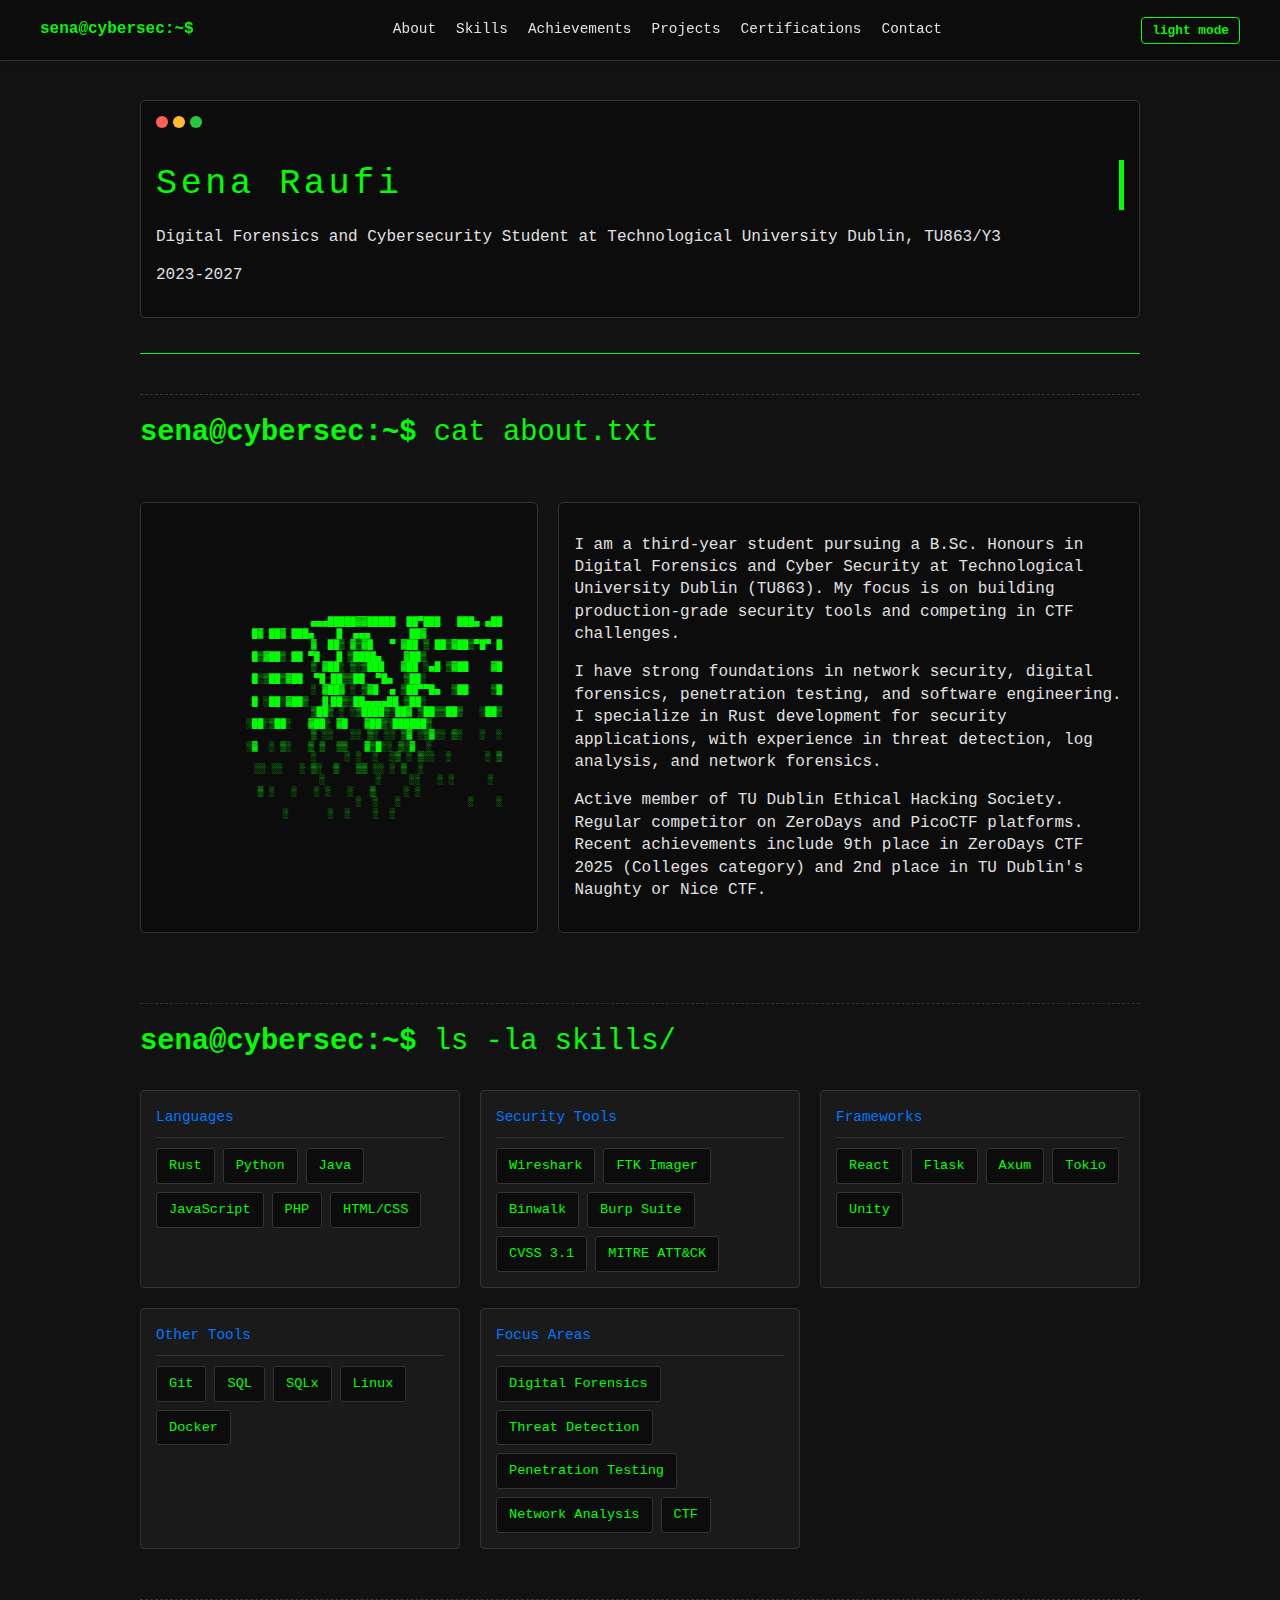
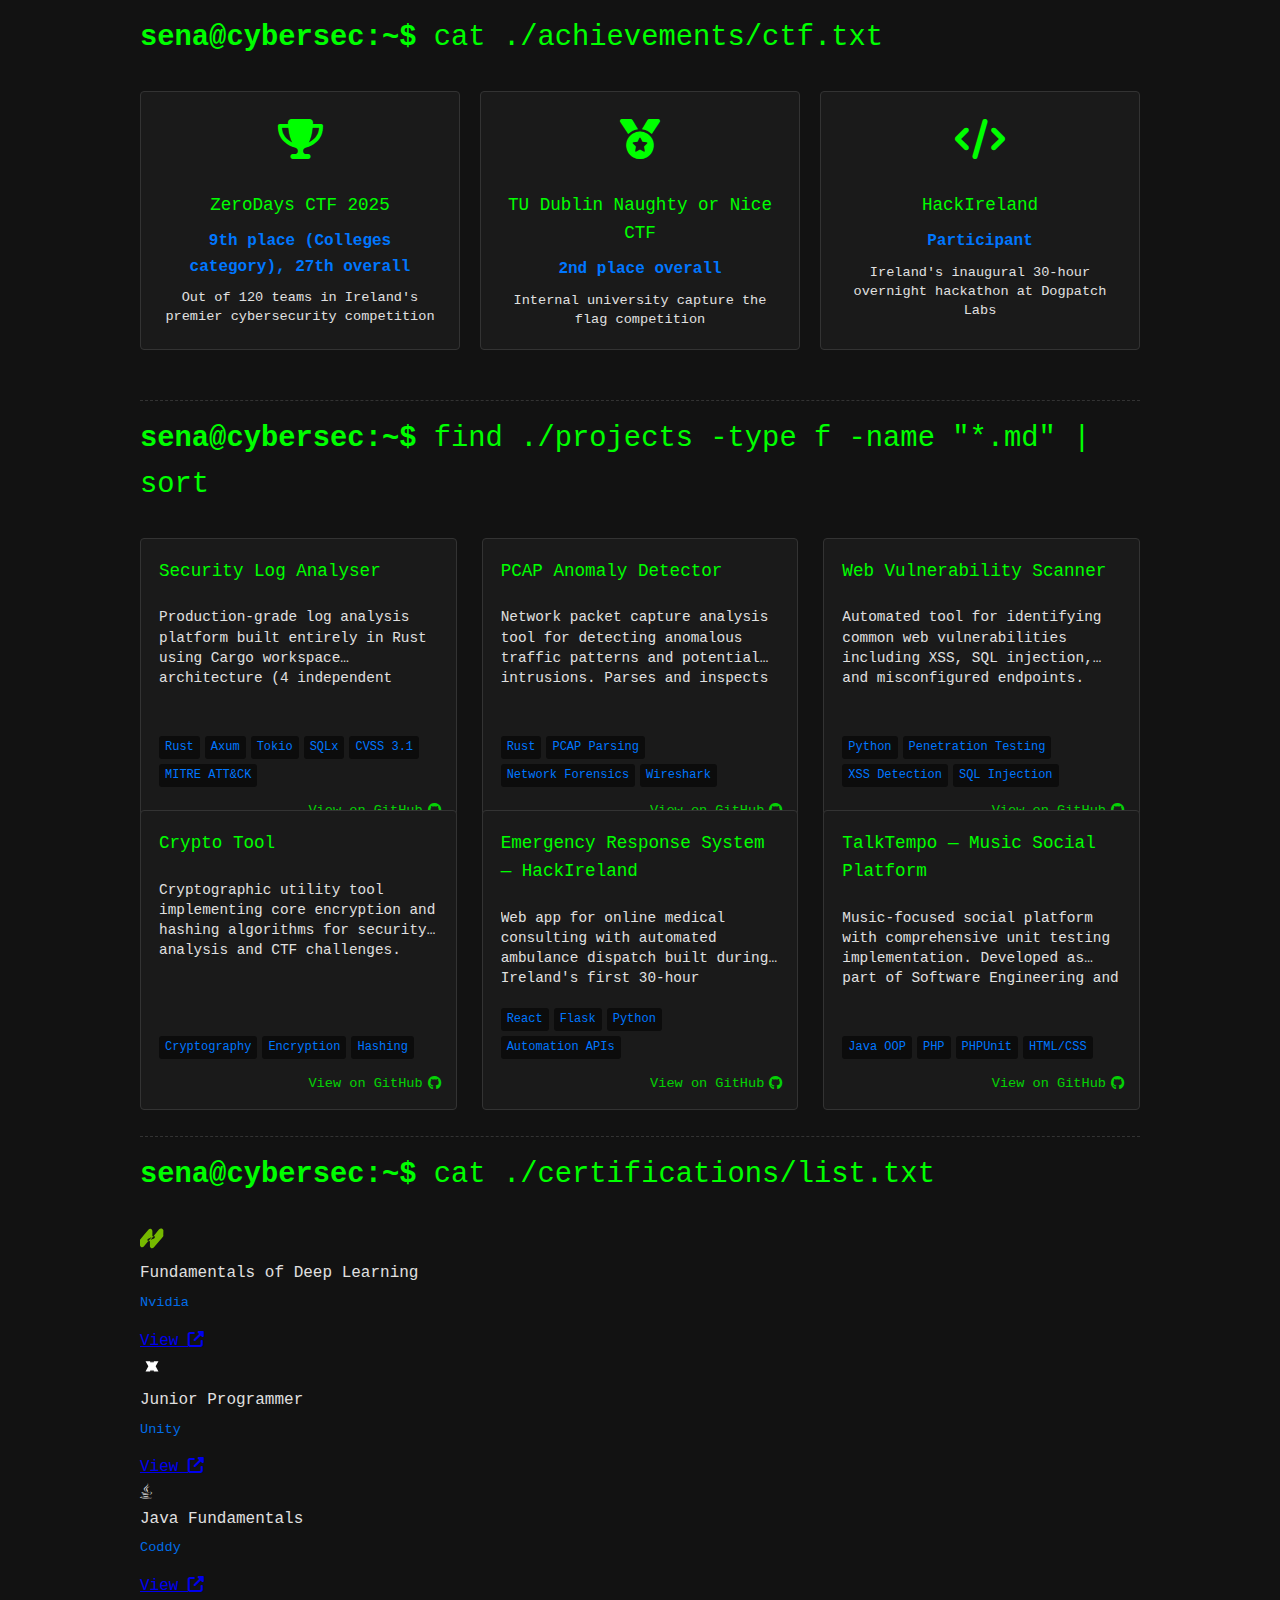
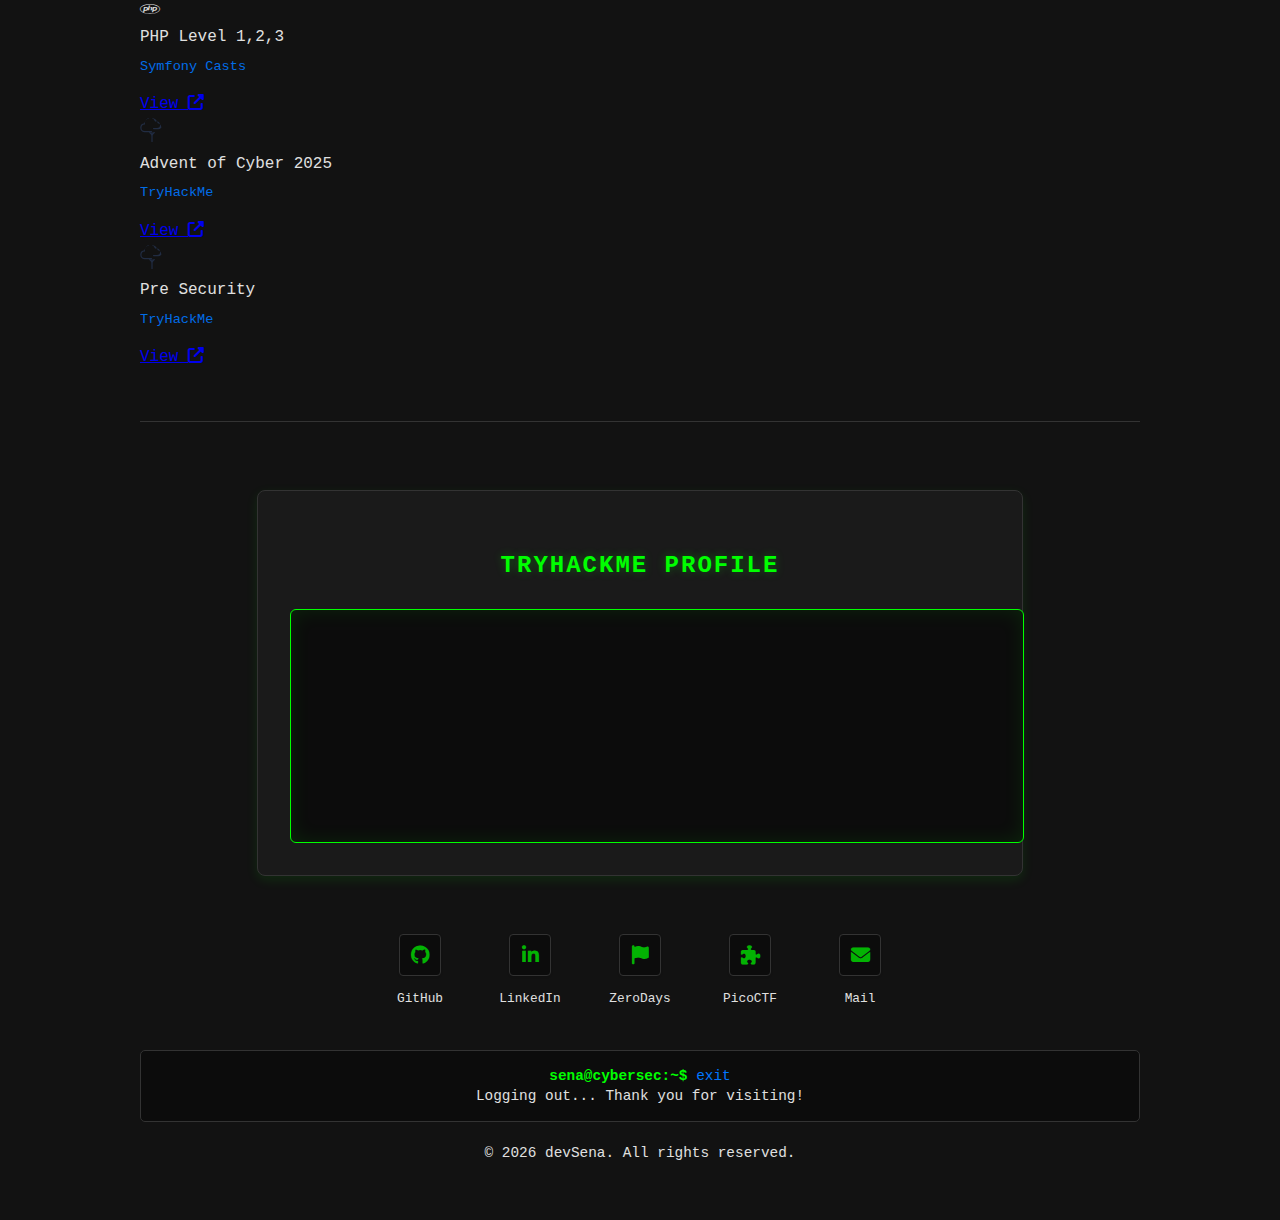
<file: docs/index.html>
<!DOCTYPE html>
<html lang="en">
<head>
    <meta charset="UTF-8">
    <meta name="viewport" content="width=device-width, initial-scale=1.0">
    <link rel="stylesheet" href="./static/style.css">
    <title>Sena Raufi - Cybersecurity Student & Developer</title>
    <link rel="icon" href="./static/favicon.svg" type="image/svg+xml">
    
    <!-- Add link to Google Fonts for Source Code Pro and Inter -->
    <link href="https://fonts.googleapis.com/css2?family=Inter:wght@400;500;700&family=Source+Code+Pro:wght@400;500;700&display=swap" rel="stylesheet">
    <!-- Font Awesome for GitHub icons -->
    <link rel="stylesheet" href="https://cdnjs.cloudflare.com/ajax/libs/font-awesome/6.4.0/css/all.min.css">
</head>
<body>
        <nav class="navbar">
        <div class="navbar-container">
            <div class="navbar-logo">
                <span class="terminal-prompt">sena@cybersec:~$</span>
            </div>
            <button class="navbar-toggle" id="navbar-toggle" aria-label="Toggle navigation menu">
                <span class="toggle-bar"></span>
                <span class="toggle-bar"></span>
                <span class="toggle-bar"></span>
            </button>
            <div class="navbar-links" id="navbar-links">
                <a href="#about" class="nav-link">About</a>
                <a href="#skills" class="nav-link">Skills</a>
                <a href="#achievements" class="nav-link">Achievements</a>
                <a href="#projects" class="nav-link">Projects</a>
                <a href="#certifications" class="nav-link">Certifications</a>
                <a href="#contact" class="nav-link">Contact</a>
            </div>
            <div class="theme-toggle-container">
                <button id="theme-toggle" class="theme-toggle-btn">
                    <span class="theme-toggle-text">Toggle Theme</span>
                </button>
            </div>
        </div>
    </nav>
    
    <div class="container">
        <header>
            <div class="terminal-window">
                <div class="terminal-header">
                    <span class="terminal-button terminal-close"></span>
                    <span class="terminal-button terminal-minimize"></span>
                    <span class="terminal-button terminal-maximize"></span>
                </div>
                <div class="terminal-content">
                    <!--<span class="terminal-prompt">user@cybersec:~$</span>-->
                    <span class="terminal-command"></span><br>
                    <h1 class="typewriter-text">Sena Raufi</h1>
                    <p>Digital Forensics and Cybersecurity Student at Technological University Dublin, TU863/Y3</p>
                    <p>2023-2027</p>
                    <!--<span class="terminal-prompt">user@cybersec:~$</span> 
                        <span class="blinking-cursor">█</span>-->
                </div>
            </div>
        </header>
        
        <section id="about">
            <h2><span class="terminal-prompt">sena@cybersec:~$</span> cat about.txt</h2>
            <div class="about-section-container">
                <div class="terminal-window ascii-container">
                    <div class="ascii-art" id="interactive-ascii" data-original="
                        ▄▄▄█████▓▓█████  ██▀███   ███▄ ▄███▓ ██▓ ███▄    █  ▄▄▄       ██▓
                        ▓  ██▒ ▓▒▓█   ▀ ▓██ ▒ ██▒▓██▒▀█▀ ██▒▓██▒ ██ ▀█   █ ▒████▄    ▓██▒
                        ▒ ▓██░ ▒░▒███   ▓██ ░▄█ ▒▓██    ▓██░▒██▒▓██  ▀█ ██▒▒██  ▀█▄  ▒██░
                        ░ ▓██▓ ░ ▒▓█  ▄ ▒██▀▀█▄  ▒██    ▒██ ░██░▓██▒  ▐▌██▒░██▄▄▄▄██ ▒-██░
                        ▒██▒ ░ ░▒████▒░██▓ ▒██▒▒██▒   ░██▒░██░▒██░   ▓██░ ▓█   ▓██▒░██████▒
                        ▒ ░░   ░░ ▒░ ░░ ▒▓ ░▒▓░░ ▒░   ░  ░░▓  ░ ▒░   ▒ ▒  ▒▒   ▓▒█░░ ▒░▓  ░
                        ░     ░ ░  ░  ░▒ ░ ▒░░  ░      ░ ▒ ░░ ░░   ░ ▒░  ▒   ▒▒ ░░ ░ ▒  ░
                        ░         ░     ░░   ░ ░      ░    ▒ ░   ░   ░ ░   ░   ▒     ░ ░
                                ░  ░   ░            ░    ░           ░       ░  ░    ░  ░
                    ">
                        ▄▄▄█████▓▓█████  ██▀███   ███▄ ▄███▓ ██▓ ███▄    █  ▄▄▄       ██▓
                        ▓  ██▒ ▓▒▓█   ▀ ▓██ ▒ ██▒▓██▒▀█▀ ██▒▓██▒ ██ ▀█   █ ▒████▄    ▓██▒
                        ▒ ▓██░ ▒░▒███   ▓██ ░▄█ ▒▓██    ▓██░▒██▒▓██  ▀█ ██▒▒██  ▀█▄  ▒██░
                        ░ ▓██▓ ░ ▒▓█  ▄ ▒██▀▀█▄  ▒██    ▒██ ░██░▓██▒  ▐▌██▒░██▄▄▄▄██ ▒██░
                        ▒██▒ ░ ░▒████▒░██▓ ▒██▒▒██▒   ░██▒░██░▒██░   ▓██░ ▓█   ▓██▒░██████▒
                        ▒ ░░   ░░ ▒░ ░░ ▒▓ ░▒▓░░ ▒░   ░  ░░▓  ░ ▒░   ▒ ▒  ▒▒   ▓▒█░░ ▒░▓  ░
                        ░     ░ ░  ░  ░▒ ░ ▒░░  ░      ░ ▒ ░░ ░░   ░ ▒░  ▒   ▒▒ ░░ ░ ▒  ░
                        ░         ░     ░░   ░ ░      ░    ▒ ░   ░   ░ ░   ░   ▒     ░ ░
                                ░  ░   ░            ░    ░           ░       ░  ░    ░  ░
                    </div>

                </div>
                <div class="terminal-window about-text">
                    <div class="terminal-content">
                        <p>I am a third-year student pursuing a B.Sc. Honours in Digital Forensics and Cyber Security at Technological University Dublin (TU863). My focus is on building production-grade security tools and competing in CTF challenges.</p>
                        
                        <p>I have strong foundations in network security, digital forensics, penetration testing, and software engineering. I specialize in Rust development for security applications, with experience in threat detection, log analysis, and network forensics.</p>
                        
                        <p>Active member of TU Dublin Ethical Hacking Society. Regular competitor on ZeroDays and PicoCTF platforms. Recent achievements include 9th place in ZeroDays CTF 2025 (Colleges category) and 2nd place in TU Dublin's Naughty or Nice CTF.</p>
                    </div>
                </div>
            </div>
        </section>
        
        <section id="skills">
            <h2><span class="terminal-prompt">sena@cybersec:~$</span> ls -la skills/</h2>
            <div class="skills-grid">
                <div class="skill-category">
                    <h3 class="skill-category-title">Languages</h3>
                    <div class="skills-container">
                        <div class="skill-badge">Rust</div>
                        <div class="skill-badge">Python</div>
                        <div class="skill-badge">Java</div>
                        <div class="skill-badge">JavaScript</div>
                        <div class="skill-badge">PHP</div>
                        <div class="skill-badge">HTML/CSS</div>
                    </div>
                </div>
                <div class="skill-category">
                    <h3 class="skill-category-title">Security Tools</h3>
                    <div class="skills-container">
                        <div class="skill-badge">Wireshark</div>
                        <div class="skill-badge">FTK Imager</div>
                        <div class="skill-badge">Binwalk</div>
                        <div class="skill-badge">Burp Suite</div>
                        <div class="skill-badge">CVSS 3.1</div>
                        <div class="skill-badge">MITRE ATT&CK</div>
                    </div>
                </div>
                <div class="skill-category">
                    <h3 class="skill-category-title">Frameworks</h3>
                    <div class="skills-container">
                        <div class="skill-badge">React</div>
                        <div class="skill-badge">Flask</div>
                        <div class="skill-badge">Axum</div>
                        <div class="skill-badge">Tokio</div>
                        <div class="skill-badge">Unity</div>
                    </div>
                </div>
                <div class="skill-category">
                    <h3 class="skill-category-title">Other Tools</h3>
                    <div class="skills-container">
                        <div class="skill-badge">Git</div>
                        <div class="skill-badge">SQL</div>
                        <div class="skill-badge">SQLx</div>
                        <div class="skill-badge">Linux</div>
                        <div class="skill-badge">Docker</div>
                    </div>
                </div>
                <div class="skill-category">
                    <h3 class="skill-category-title">Focus Areas</h3>
                    <div class="skills-container">
                        <div class="skill-badge">Digital Forensics</div>
                        <div class="skill-badge">Threat Detection</div>
                        <div class="skill-badge">Penetration Testing</div>
                        <div class="skill-badge">Network Analysis</div>
                        <div class="skill-badge">CTF</div>
                    </div>
                </div>
            </div>
        </section>
        
        <section id="achievements">
            <h2><span class="terminal-prompt">sena@cybersec:~$</span> cat ./achievements/ctf.txt</h2>
            <div class="achievements-container">
                <div class="achievement-card">
                    <div class="achievement-icon"><i class="fas fa-trophy"></i></div>
                    <h3>ZeroDays CTF 2025</h3>
                    <p class="achievement-rank">9th place (Colleges category), 27th overall</p>
                    <p class="achievement-desc">Out of 120 teams in Ireland's premier cybersecurity competition</p>
                </div>
                <div class="achievement-card">
                    <div class="achievement-icon"><i class="fas fa-medal"></i></div>
                    <h3>TU Dublin Naughty or Nice CTF</h3>
                    <p class="achievement-rank">2nd place overall</p>
                    <p class="achievement-desc">Internal university capture the flag competition</p>
                </div>
                <div class="achievement-card">
                    <div class="achievement-icon"><i class="fas fa-code"></i></div>
                    <h3>HackIreland</h3>
                    <p class="achievement-rank">Participant</p>
                    <p class="achievement-desc">Ireland's inaugural 30-hour overnight hackathon at Dogpatch Labs</p>
                </div>
            </div>
        </section>

        <section id="projects">
            <h2><span class="terminal-prompt">sena@cybersec:~$</span> find ./projects -type f -name "*.md" | sort</h2>
            <div class="projects">
                <a href="https://github.com/Senaraufi/Security-Log-Analyser" class="project-card-link">
                    <div class="project-card">
                        <h3 class="project-title">Security Log Analyser</h3>
                        <p class="project-description">Production-grade log analysis platform built entirely in Rust using Cargo workspace architecture (4 independent crates). Implements CVSS 3.1 scoring, MITRE ATT&CK framework mapping, and multi-provider LLM integration (Groq, OpenAI, Gemini). Detects 10+ threat types including SQL injection, XSS, malware, and port scanning.</p>
                        <div class="project-tools">
                            <span class="project-tool">Rust</span>
                            <span class="project-tool">Axum</span>
                            <span class="project-tool">Tokio</span>
                            <span class="project-tool">SQLx</span>
                            <span class="project-tool">CVSS 3.1</span>
                            <span class="project-tool">MITRE ATT&CK</span>
                        </div>
                        <div class="github-link">
                            View on GitHub <i class="fab fa-github"></i>
                        </div>
                    </div>
                </a>
                
                <a href="https://github.com/Senaraufi/pcap-anomaly-detector" class="project-card-link">
                    <div class="project-card">
                        <h3 class="project-title">PCAP Anomaly Detector</h3>
                        <p class="project-description">Network packet capture analysis tool for detecting anomalous traffic patterns and potential intrusions. Parses and inspects PCAP files — directly applicable to network forensics and incident response workflows.</p>
                        <div class="project-tools">
                            <span class="project-tool">Rust</span>
                            <span class="project-tool">PCAP Parsing</span>
                            <span class="project-tool">Network Forensics</span>
                            <span class="project-tool">Wireshark</span>
                        </div>
                        <div class="github-link">
                            View on GitHub <i class="fab fa-github"></i>
                        </div>
                    </div>
                </a>
                
                <a href="https://github.com/Senaraufi/Web-Vulnerability-Scanner" class="project-card-link">
                    <div class="project-card">
                        <h3 class="project-title">Web Vulnerability Scanner</h3>
                        <p class="project-description">Automated tool for identifying common web vulnerabilities including XSS, SQL injection, and misconfigured endpoints. Designed for use in penetration testing and security auditing workflows.</p>
                        <div class="project-tools">
                            <span class="project-tool">Python</span>
                            <span class="project-tool">Penetration Testing</span>
                            <span class="project-tool">XSS Detection</span>
                            <span class="project-tool">SQL Injection</span>
                        </div>
                        <div class="github-link">
                            View on GitHub <i class="fab fa-github"></i>
                        </div>
                    </div>
                </a>

                <a href="https://github.com/Senaraufi/crypto-tool" class="project-card-link">
                    <div class="project-card">
                        <h3 class="project-title">Crypto Tool</h3>
                        <p class="project-description">Cryptographic utility tool implementing core encryption and hashing algorithms for security analysis and CTF challenges.</p>
                        <div class="project-tools">
                            <span class="project-tool">Cryptography</span>
                            <span class="project-tool">Encryption</span>
                            <span class="project-tool">Hashing</span>
                        </div>
                        <div class="github-link">
                            View on GitHub <i class="fab fa-github"></i>
                        </div>
                    </div>
                </a>

                <a href="https://github.com/Senaraufi/Team24" class="project-card-link">
                    <div class="project-card">
                        <h3 class="project-title">Emergency Response System — HackIreland</h3>
                        <p class="project-description">Web app for online medical consulting with automated ambulance dispatch built during Ireland's first 30-hour hackathon. Developed over 30 hours of continuous coding at Dogpatch Labs.</p>
                        <div class="project-tools">
                            <span class="project-tool">React</span>
                            <span class="project-tool">Flask</span>
                            <span class="project-tool">Python</span>
                            <span class="project-tool">Automation APIs</span>
                        </div>
                        <div class="github-link">
                            View on GitHub <i class="fab fa-github"></i>
                        </div>
                    </div>
                </a>
                
                <a href="https://github.com/Senaraufi/SofwareEngineering-WDSS_Project" class="project-card-link">
                    <div class="project-card">
                        <h3 class="project-title">TalkTempo — Music Social Platform</h3>
                        <p class="project-description">Music-focused social platform with comprehensive unit testing implementation. Developed as part of Software Engineering and Testing module alongside Web Development Server Side module.</p>
                        <div class="project-tools">
                            <span class="project-tool">Java OOP</span>
                            <span class="project-tool">PHP</span>
                            <span class="project-tool">PHPUnit</span>
                            <span class="project-tool">HTML/CSS</span>
                        </div>
                        <div class="github-link">
                            View on GitHub <i class="fab fa-github"></i>
                        </div>
                    </div>
                </a>
            </div>
        </section>
        
        <section id="certifications">
            <h2><span class="terminal-prompt">sena@cybersec:~$</span> cat ./certifications/list.txt</h2>
            <div class="certifications-table">
                <div class="cert-row">
                    <div class="cert-icon"><img src="./static/images/nvidia-logo.svg" alt="Nvidia Logo" width="24" height="24"></div>
                    <div class="cert-name">Fundamentals of Deep Learning</div>
                    <div class="cert-issuer">Nvidia</div>
                    <div class="cert-action">
                        <a href="https://learn.nvidia.com/certificates?id=AadpNUlyRqKnZvWLw6TpAw" class="cert-link">View <i class="fas fa-external-link-alt"></i></a>
                    </div>
                </div>
                
                <div class="cert-row">
                    <div class="cert-icon"><img src="./static/images/unity-logo.svg" alt="Unity Logo" width="24" height="24"></div>
                    <div class="cert-name">Junior Programmer</div>
                    <div class="cert-issuer">Unity</div>
                    <div class="cert-action">
                        <a href="https://learn.unity.com/u/66eb2170edbc2a0a9a8b923c" class="cert-link">View <i class="fas fa-external-link-alt"></i></a>
                    </div>
                </div>
                
                <div class="cert-row">
                    <div class="cert-icon"><i class="fab fa-java"></i></div>
                    <div class="cert-name">Java Fundamentals</div>
                    <div class="cert-issuer">Coddy</div>
                    <div class="cert-action">
                        <a href="https://coddy.tech/certifications/OuAFTX-cpiHhr" class="cert-link">View <i class="fas fa-external-link-alt"></i></a>
                    </div>
                </div>
                
                <div class="cert-row">
                    <div class="cert-icon"><i class="fab fa-php"></i></div>
                    <div class="cert-name">PHP Level 1,2,3</div>
                    <div class="cert-issuer">Symfony Casts</div>
                    <div class="cert-action">
                        <a href="https://symfonycasts.com/certificates/3a1e2b5c7d" class="cert-link">View <i class="fas fa-external-link-alt"></i></a>
                    </div>
                </div>
                
                <div class="cert-row">
                    <div class="cert-icon"><img src="./static/images/tryhackme-logo.svg" alt="TryHackMe Logo" width="24" height="24"></div>
                    <div class="cert-name">Advent of Cyber 2025</div>
                    <div class="cert-issuer">TryHackMe</div>
                    <div class="cert-action">
                        <a href="https://tryhackme-certificates.s3-eu-west-1.amazonaws.com/THM-CVLC728NHM.pdf" class="cert-link">View <i class="fas fa-external-link-alt"></i></a>
                    </div>
                </div>
                
                <div class="cert-row">
                    <div class="cert-icon"><img src="./static/images/tryhackme-logo.svg" alt="TryHackMe Logo" width="24" height="24"></div>
                    <div class="cert-name">Pre Security</div>
                    <div class="cert-issuer">TryHackMe</div>
                    <div class="cert-action">
                        <a href="https://tryhackme-certificates.s3-eu-west-1.amazonaws.com/THM-JXV0QCQQRD.pdf" class="cert-link">View <i class="fas fa-external-link-alt"></i></a>
                    </div>
                </div>
            </div>
        </section>
        
        <section id="contact">
            <!-- <h2><span class="terminal-prompt">user@cybersec:~$</span> ./contact.sh</h2>
            <div class="contact-form">
                <div class="form-group">
                    <label for="name">Name:</label>
                    <input type="text" id="name" name="name" placeholder="Your name">
                </div>
                <div class="form-group">
                    <label for="email">Email:</label>
                    <input type="email" id="email" name="email" placeholder="Your email">
                </div>
                <div class="form-group">
                    <label for="message">Message:</label>
                    <textarea id="message" name="message" rows="5" placeholder="Your message"></textarea>
                </div>
                <button type="submit">Send Message</button>
            </div> -->
        </section>
        
        <footer>
            <div class="thm-badge-container">
                <h3 class="thm-badge-title">TryHackMe Profile</h3>
                <div class="thm-badge-wrapper">
                    <iframe src="https://tryhackme.com/api/v2/badges/public-profile?userPublicId=5890254" class="thm-badge-iframe"></iframe>
                </div>
            </div>
            <div class="social-links">
                <a href="https://github.com/Senaraufi" class="social-link" aria-label="GitHub">
                    <div class="social-icon">
                        <i class="fab fa-github"></i>
                    </div>
                    <span>GitHub</span>
                </a>
                <a href="https://www.linkedin.com/in/sena-raufi-610187293/" class="social-link" aria-label="LinkedIn">
                    <div class="social-icon">
                        <i class="fab fa-linkedin-in"></i>
                    </div>
                    <span>LinkedIn</span>
                </a>
                <a href="https://ctf.cybersecuritychallenge.ie/user" class="social-link" aria-label="ZeroDays">
                    <div class="social-icon">
                        <i class="fas fa-flag"></i>
                    </div>
                    <span>ZeroDays</span>
                </a>
                <a href="https://play.picoctf.org/users/sena24" class="social-link" aria-label="PicoCTF">
                    <div class="social-icon">
                        <i class="fas fa-puzzle-piece"></i>
                    </div>
                    <span>PicoCTF</span>
                </a>
                <a href="mailto:sena.devx@gmail.com" class="social-link" aria-label="Email">
                    <div class="social-icon">
                        <i class="fas fa-envelope"></i>
                    </div>
                    <span>Mail</span>
                </a>
            </div>
            <div class="terminal-window">
                <div class="terminal-content">
                    <span class="terminal-prompt">sena@cybersec:~$</span> 
                    <span class="terminal-command">exit</span><br>
                    <span>Logging out... Thank you for visiting!</span>
                </div>
            </div>
            <p>&copy; <script>document.write(new Date().getFullYear())</script> devSena. All rights reserved.</p>
        </footer>
    </div>

    <script>
        // Simple terminal typing effect
        document.addEventListener('DOMContentLoaded', function() {
            const cursor = document.querySelector('.blinking-cursor');
            if (cursor) {
                setInterval(() => {
                    cursor.style.opacity = cursor.style.opacity === '0' ? '1' : '0';
                }, 500);
            }
            
            // Theme toggle functionality
            const themeToggle = document.getElementById('theme-toggle');
            const themeToggleText = document.querySelector('.theme-toggle-text');
            
            // Check for saved theme preference or use default
            const savedTheme = localStorage.getItem('theme') || 'dark';
            document.body.setAttribute('data-theme', savedTheme);
            updateToggleText(savedTheme);
            
            // Toggle theme on button click
            themeToggle.addEventListener('click', () => {
                const currentTheme = document.body.getAttribute('data-theme');
                const newTheme = currentTheme === 'dark' ? 'light' : 'dark';
                
                document.body.setAttribute('data-theme', newTheme);
                localStorage.setItem('theme', newTheme);
                updateToggleText(newTheme);
            });
            
            function updateToggleText(theme) {
                themeToggleText.textContent = theme === 'dark' ? 'Light Mode' : 'Dark Mode';
            }
            
            // Mobile menu toggle functionality
            const navbarToggle = document.getElementById('navbar-toggle');
            const navbarLinks = document.getElementById('navbar-links');
            
            if (navbarToggle && navbarLinks) {
                navbarToggle.addEventListener('click', () => {
                    navbarToggle.classList.toggle('active');
                    navbarLinks.classList.toggle('active');
                });
                
                // Close mobile menu when clicking a link
                const navLinks = document.querySelectorAll('.nav-link');
                navLinks.forEach(link => {
                    link.addEventListener('click', () => {
                        navbarToggle.classList.remove('active');
                        navbarLinks.classList.remove('active');
                    });
                });
            }
            
            // Interactive ASCII Art functionality
            const asciiArt = document.getElementById('interactive-ascii');
            if (asciiArt) {
                // Convert ASCII art to individual characters
                initializeInteractiveAscii();
                
                // Automatically apply digital rain effect on page load
                setTimeout(() => {
                    applyAsciiEffect('rain');
                    console.log('Digital rain effect applied');
                }, 500);
                
                // Add click event for ripple effect
                asciiArt.addEventListener('click', createRippleFromClick);
            }
            
            // Ensure the animation runs even if the DOMContentLoaded event has already fired
            if (document.readyState === 'complete' || document.readyState === 'interactive') {
                setTimeout(() => {
                    const asciiArt = document.getElementById('interactive-ascii');
                    if (asciiArt && !asciiArt.querySelector('.ascii-char')) {
                        console.log('Initializing ASCII art again');
                        initializeInteractiveAscii();
                        setTimeout(() => applyAsciiEffect('rain'), 100);
                    }
                }, 100);
            }
            
            function initializeInteractiveAscii() {
                const asciiArt = document.getElementById('interactive-ascii');
                if (!asciiArt) return;
                
                // Store original content for reset
                asciiArt.setAttribute('data-original', asciiArt.innerHTML);
                
                // Split content into individual spans for character manipulation
                let content = asciiArt.innerHTML;
                let newContent = '';
                
                // Process each line
                const lines = content.split('\n');
                lines.forEach((line, lineIndex) => {
                    for (let i = 0; i < line.length; i++) {
                        const char = line[i];
                        if (char === ' ') {
                            newContent += ' ';
                        } else {
                            newContent += `<span class="ascii-char" data-x="${i}" data-y="${lineIndex}">${char}</span>`;
                        }
                    }
                    if (lineIndex < lines.length - 1) {
                        newContent += '\n';
                    }
                });
                
                asciiArt.innerHTML = newContent;
            }
            
            function applyAsciiEffect(effectType) {
                resetAsciiArt();
                const chars = document.querySelectorAll('#interactive-ascii .ascii-char');
                
                if (effectType === 'matrix') {
                    chars.forEach(char => {
                        char.classList.add('matrix');
                    });
                } else if (effectType === 'rain') {
                    chars.forEach(char => {
                        const delay = Math.floor(Math.random() * 20);
                        char.style.setProperty('--delay', delay);
                        char.classList.add('rain');
                    });
                } else if (effectType === 'ripple') {
                    // Create a central ripple
                    const centerX = Math.floor(chars.length / 2);
                    createRipple(centerX, 5);
                }
            }
            
            function createRippleFromClick(event) {
                // Get click position relative to ASCII art
                const rect = event.currentTarget.getBoundingClientRect();
                const x = event.clientX - rect.left;
                const y = event.clientY - rect.top;
                
                // Find closest character to click
                const chars = document.querySelectorAll('#interactive-ascii .ascii-char');
                let closestChar = null;
                let minDistance = Infinity;
                
                chars.forEach(char => {
                    const charRect = char.getBoundingClientRect();
                    const charX = charRect.left + charRect.width/2 - rect.left;
                    const charY = charRect.top + charRect.height/2 - rect.top;
                    
                    const distance = Math.sqrt(Math.pow(charX - x, 2) + Math.pow(charY - y, 2));
                    if (distance < minDistance) {
                        minDistance = distance;
                        closestChar = char;
                    }
                });
                
                if (closestChar) {
                    const dataX = parseInt(closestChar.getAttribute('data-x'));
                    const dataY = parseInt(closestChar.getAttribute('data-y'));
                    createRipple(dataX, dataY);
                }
            }
            
            function createRipple(centerX, centerY) {
                const chars = document.querySelectorAll('#interactive-ascii .ascii-char');
                chars.forEach(char => {
                    const x = parseInt(char.getAttribute('data-x'));
                    const y = parseInt(char.getAttribute('data-y'));
                    
                    const distance = Math.sqrt(Math.pow(x - centerX, 2) + Math.pow(y - centerY, 2));
                    const delay = Math.floor(distance * 100);
                    
                    setTimeout(() => {
                        char.classList.add('ripple');
                        setTimeout(() => {
                            char.classList.remove('ripple');
                        }, 1000);
                    }, delay);
                });
            }
            
            function resetAsciiArt() {
                const asciiArt = document.getElementById('interactive-ascii');
                if (!asciiArt) return;
                
                const chars = document.querySelectorAll('#interactive-ascii .ascii-char');
                chars.forEach(char => {
                    char.classList.remove('matrix', 'ripple', 'rain', 'highlight');
                    char.style.removeProperty('--delay');
                });
            }
        });
    </script>
</body>
</html>
</file>
<file: docs/static/style.css>
:root {
    /* Dark theme (default) */
    --terminal-bg: #0c0c0c;
    --terminal-green: #00ff00;
    --terminal-green-rgb: 0, 255, 0;
    --terminal-blue: #0077ff;
    --terminal-text: #e0e0e0;
    --terminal-font: 'Courier New', monospace;
    --body-bg: #121212;
    --card-bg: #1a1a1a;
    --border-color: #333;
    --header-border: var(--terminal-green);
    --shadow-color: rgba(0, 255, 0, 0.1);
}

[data-theme="light"] {
    /* Light theme */
    --terminal-bg: #f0f0f0;
    --terminal-green: #0066aa;
    --terminal-green-rgb: 0, 102, 170;
    --terminal-blue: #3a86ff;
    --terminal-text: #2b2b2b;
    --body-bg: #e9ecef;
    --card-bg: #ffffff;
    --border-color: #ced4da;
    --header-border: #0066aa;
    --shadow-color: rgba(0, 102, 170, 0.2);
}

/* Additional light mode specific styles */
[data-theme="light"] h1, 
[data-theme="light"] h2, 
[data-theme="light"] h3 {
    text-shadow: 1px 1px 2px rgba(0, 102, 170, 0.1);
}

[data-theme="light"] .terminal-prompt {
    text-shadow: 0 0 2px rgba(0, 102, 170, 0.3);
}

[data-theme="light"] .project-card {
    box-shadow: 0 2px 8px var(--shadow-color);
}

[data-theme="light"] .project-tool {
    background-color: #e9ecef;
    color: #0066aa;
    border: 1px solid #ced4da;
}

[data-theme="light"] .terminal-window {
    background-color: #f5f5f5;
    border: 1px solid #ced4da;
}

[data-theme="light"] .terminal-content {
    color: #2b2b2b;
}

[data-theme="light"] .ascii-art {
    color: #0066aa;
}

body {
    background-color: var(--body-bg);
    color: var(--terminal-text);
    font-family: var(--terminal-font);
    margin: 0;
    padding: 0;
    line-height: 1.6;
    transition: background-color 0.3s ease, color 0.3s ease;
}

.container {
    max-width: 1000px;
    margin: 0 auto;
    padding: 80px 20px 20px;
}

/* Navbar styles */
.navbar {
    position: fixed;
    top: 0;
    left: 0;
    width: 100%;
    background-color: var(--terminal-bg);
    border-bottom: 1px solid var(--border-color);
    z-index: 1000;
    box-shadow: 0 2px 10px rgba(0, 0, 0, 0.1);
    transition: background-color 0.3s ease, border-color 0.3s ease;
}

.navbar-toggle {
    display: none;
    background: none;
    border: none;
    cursor: pointer;
    padding: 10px;
    margin-left: auto;
    margin-right: 15px;
}

.toggle-bar {
    display: block;
    width: 25px;
    height: 2px;
    margin: 5px 0;
    background-color: var(--terminal-green);
    transition: transform 0.3s ease, opacity 0.3s ease;
}

.navbar-toggle.active .toggle-bar:nth-child(1) {
    transform: translateY(7px) rotate(45deg);
}

.navbar-toggle.active .toggle-bar:nth-child(2) {
    opacity: 0;
}

.navbar-toggle.active .toggle-bar:nth-child(3) {
    transform: translateY(-7px) rotate(-45deg);
}

.navbar-container {
    display: flex;
    justify-content: space-between;
    align-items: center;
    padding: 0 20px;
    height: 60px;
    max-width: 1200px;
    margin: 0 auto;
}

.navbar-logo {
    font-weight: bold;
    font-size: 1rem;
}

.navbar-links {
    display: flex;
    gap: 20px;
}

.nav-link {
    color: var(--terminal-text);
    text-decoration: none;
    font-size: 0.9rem;
    padding: 5px 0;
    position: relative;
    transition: color 0.3s ease;
}

.nav-link::after {
    content: '';
    position: absolute;
    bottom: 0;
    left: 0;
    width: 0;
    height: 2px;
    background-color: var(--terminal-green);
    transition: width 0.3s ease;
}

.nav-link:hover {
    color: var(--terminal-green);
}

.nav-link:hover::after {
    width: 100%;
}

/* Theme toggle styles */
.theme-toggle-container {
    display: flex;
    align-items: center;
}

.theme-toggle-btn {
    background-color: transparent;
    border: 1px solid var(--terminal-green);
    border-radius: 4px;
    padding: 5px 10px;
    cursor: pointer;
    display: flex;
    align-items: center;
    justify-content: center;
    font-size: 0.8rem;
    font-family: var(--terminal-font);
    color: var(--terminal-green);
    transition: all 0.3s ease;
    position: relative;
    overflow: hidden;
    text-transform: lowercase;
}

.theme-toggle-text {
    color: var(--terminal-green);
    font-weight: bold;
}

.theme-toggle-btn:hover {
    background-color: rgba(0, 255, 0, 0.1);
    box-shadow: 0 0 15px rgba(0, 255, 0, 0.7);
}

[data-theme="light"] .theme-toggle-btn:hover {
    background-color: rgba(0, 102, 170, 0.1);
    box-shadow: 0 0 15px rgba(0, 102, 170, 0.7);
}

header {
    border-bottom: 1px solid var(--terminal-green);
    padding-bottom: 15px;
    margin-bottom: 40px;
}

.terminal-prompt {
    color: var(--terminal-green);
    font-weight: bold;
}

.terminal-command {
    color: var(--terminal-blue);
}

h1, h2, h3 {
    color: var(--terminal-green);
    font-weight: normal;
}

h1 {
    font-size: 2.2rem;
    margin-bottom: 5px;
}

h2 {
    font-size: 1.8rem;
    margin-top: 40px;
    margin-bottom: 25px;
    border-top: 1px dashed var(--border-color);
    padding-top: 15px;
}

h3 {
    font-size: 1.3rem;
}

.typewriter-text {
    overflow: hidden;
    border-right: .15em solid var(--terminal-green);
    white-space: nowrap;
    margin: 0;
    letter-spacing: .10em;
    animation: 
        typing 3.5s steps(40, end),
        blink-caret .75s step-end infinite;
}

@keyframes typing {
    from { width: 0 }
    to { width: 100% }
}

@keyframes blink-caret {
    from, to { border-color: transparent }
    50% { border-color: var(--terminal-green); }
}

.blinking-cursor {
    animation: blink 1s step-end infinite;
}

@keyframes blink {
    from, to { color: transparent }
    50% { color: var(--terminal-green); }
}

section {
    margin-bottom: 50px;
}

/* Skills Grid Layout */
.skills-grid {
    display: grid;
    grid-template-columns: repeat(auto-fit, minmax(250px, 1fr));
    gap: 20px;
    margin-top: 20px;
}

.skill-category {
    background-color: var(--card-bg);
    border: 1px solid var(--border-color);
    border-radius: 4px;
    padding: 15px;
    transition: all 0.3s ease;
}

.skill-category:hover {
    border-color: var(--terminal-green);
    box-shadow: 0 5px 15px var(--shadow-color);
}

.skill-category-title {
    color: var(--terminal-blue);
    font-size: 0.9rem;
    margin: 0 0 10px 0;
    padding-bottom: 8px;
    border-bottom: 1px solid var(--border-color);
}

.skills-container {
    display: flex;
    flex-wrap: wrap;
    gap: 8px;
    margin-top: 10px;
}

/* Achievements Section */
.achievements-container {
    display: grid;
    grid-template-columns: repeat(auto-fit, minmax(280px, 1fr));
    gap: 20px;
    margin-top: 30px;
}

.achievement-card {
    background-color: var(--card-bg);
    border: 1px solid var(--border-color);
    border-radius: 4px;
    padding: 20px;
    transition: all 0.3s ease;
    text-align: center;
}

.achievement-card:hover {
    transform: translateY(-5px);
    box-shadow: 0 10px 20px var(--shadow-color);
    border-color: var(--terminal-green);
}

.achievement-icon {
    font-size: 2.5rem;
    color: var(--terminal-green);
    margin-bottom: 15px;
}

.achievement-card h3 {
    color: var(--terminal-green);
    margin: 10px 0;
    font-size: 1.1rem;
}

.achievement-rank {
    color: var(--terminal-blue);
    font-weight: bold;
    margin: 8px 0;
    font-size: 1rem;
}

.achievement-desc {
    color: var(--terminal-text);
    font-size: 0.85rem;
    line-height: 1.4;
    margin: 8px 0 0 0;
}

.skill-badge {
    background-color: var(--terminal-bg);
    color: var(--terminal-green);
    padding: 6px 12px;
    border-radius: 3px;
    border: 1px solid var(--border-color);
    transition: all 0.3s ease;
    font-size: 0.85rem;
    cursor: default;
    white-space: nowrap;
}

@keyframes fadeInUp {
    from {
        opacity: 0;
        transform: translateY(20px);
    }
    to {
        opacity: 1;
        transform: translateY(0);
    }
}

.skills-container .skill-badge:nth-child(1) { animation-delay: 0.1s; }
.skills-container .skill-badge:nth-child(2) { animation-delay: 0.2s; }
.skills-container .skill-badge:nth-child(3) { animation-delay: 0.3s; }
.skills-container .skill-badge:nth-child(4) { animation-delay: 0.4s; }
.skills-container .skill-badge:nth-child(5) { animation-delay: 0.5s; }
.skills-container .skill-badge:nth-child(6) { animation-delay: 0.6s; }
.skills-container .skill-badge:nth-child(7) { animation-delay: 0.7s; }
.skills-container .skill-badge:nth-child(8) { animation-delay: 0.8s; }
.skills-container .skill-badge:nth-child(9) { animation-delay: 0.9s; }
.skills-container .skill-badge:nth-child(10) { animation-delay: 1.0s; }
.skills-container .skill-badge:nth-child(11) { animation-delay: 1.1s; }
.skills-container .skill-badge:nth-child(12) { animation-delay: 1.2s; }
.skills-container .skill-badge:nth-child(13) { animation-delay: 1.3s; }
.skills-container .skill-badge:nth-child(14) { animation-delay: 1.4s; }

.skill-badge:hover {
    background-color: var(--terminal-green);
    color: var(--terminal-bg);
    border-color: var(--terminal-green);
}

.projects {
    display: grid;
    grid-template-columns: repeat(auto-fill, minmax(300px, 1fr));
    gap: 25px;
    margin-top: 30px;
    margin-bottom: 20px;
}

.project-card {
    background-color: var(--card-bg);
    border: 1px solid var(--border-color);
    border-radius: 4px;
    padding: 18px;
    transition: transform 0.3s ease, box-shadow 0.3s ease, background-color 0.3s ease;
    height: 100%;
    display: flex;
    flex-direction: column;
    position: relative;
    padding-bottom: 40px; /* Make room for GitHub link */
    min-height: 180px;
    max-height: 240px;
}

.project-card-link {
    text-decoration: none;
    color: inherit;
    display: block;
    transition: transform 0.3s ease;
    border-bottom: none;
}

.project-card-link:hover .project-card {
    transform: translateY(-5px);
    box-shadow: 0 10px 20px var(--shadow-color);
    border-color: var(--terminal-green);
}

.project-title {
    color: var(--terminal-green);
    margin-top: 0;
    margin-bottom: 8px;
    font-size: 1.1rem;
}

.project-description {
    margin-bottom: 15px;
    font-size: 0.9rem;
    line-height: 1.4;
    max-height: 80px;
    overflow: hidden;
    display: -webkit-box;
    -webkit-line-clamp: 3;
    line-clamp: 3;
    -webkit-box-orient: vertical;
    flex-grow: 1;
}

.project-tools {
    display: flex;
    flex-wrap: wrap;
    gap: 5px;
    margin-top: auto;
    margin-bottom: 10px;
}

.project-tool {
    font-size: 0.75rem;
    background-color: var(--terminal-bg);
    color: var(--terminal-blue);
    padding: 2px 6px;
    border-radius: 3px;
}

.contact-form {
    background-color: var(--card-bg);
    padding: 20px;
    border-radius: 4px;
    border: 1px solid var(--border-color);
    transition: background-color 0.3s ease, border-color 0.3s ease;
}

.form-group {
    margin-bottom: 15px;
}

label {
    display: block;
    margin-bottom: 5px;
    color: var(--terminal-green);
}

input, textarea {
    width: 100%;
    padding: 10px;
    background-color: var(--terminal-bg);
    border: 1px solid var(--border-color);
    color: var(--terminal-text);
    font-family: var(--terminal-font);
    border-radius: 3px;
    transition: background-color 0.3s ease, border-color 0.3s ease, color 0.3s ease;
}

button {
    background-color: transparent;
    color: var(--terminal-green);
    border: 1px solid var(--terminal-green);
    padding: 10px 20px;
    cursor: pointer;
    font-family: var(--terminal-font);
    border-radius: 3px;
    transition: background-color 0.3s ease;
}

button:hover {
    background-color: rgba(0, 255, 0, 0.1);
}

footer {
    border-top: 1px solid var(--border-color);
    padding-top: 20px;
    margin-top: 40px;
    text-align: center;
    font-size: 0.9rem;
    color: var(--text-secondary);
    transition: border-color 0.3s ease;
    padding: 20px 0;
}

.social-links {
    display: flex;
    justify-content: center;
    flex-wrap: wrap;
    gap: 20px;
    margin-bottom: 30px;
}

.social-link {
    display: flex;
    flex-direction: column;
    align-items: center;
    text-decoration: none;
    color: var(--text-color);
    padding: 10px;
    border-radius: 4px;
    width: 70px;
}

.social-icon {
    display: flex;
    align-items: center;
    justify-content: center;
    width: 40px;
    height: 40px;
    background-color: var(--terminal-bg);
    border-radius: 4px;
    margin-bottom: 8px;
    font-size: 1.2rem;
    color: rgba(var(--terminal-green-rgb), 0.7);
    border: 1px solid var(--border-color);
    position: relative;
    box-shadow: 0 1px 2px rgba(0, 0, 0, 0.1);
}

.social-link:hover {
    color: var(--terminal-green);
}

.social-link span {
    font-size: 0.8rem;
    margin-top: 5px;
    font-family: monospace;
}

@media screen and (max-width: 500px) {
    .social-links {
        gap: 10px;
    }
    
    .social-link {
        width: 70px;
    }
    
    .social-icon {
        width: 45px;
        height: 45px;
        font-size: 1.3rem;
    }
}

.terminal-window {
    background-color: var(--terminal-bg);
    border: 1px solid var(--border-color);
    border-radius: 5px;
    padding: 15px;
    margin: 20px 0;
    overflow-x: auto;
    transition: background-color 0.3s ease, border-color 0.3s ease;
}

.terminal-header {
    display: flex;
    gap: 5px;
    margin-bottom: 10px;
}

.terminal-button {
    width: 12px;
    height: 12px;
    border-radius: 50%;
    display: inline-block;
}

.terminal-close { background-color: #ff5f56; }
.terminal-minimize { background-color: #ffbd2e; }
.terminal-maximize { background-color: #27c93f; }

.terminal-content {
    line-height: 1.4;
}

.ascii-art {
    font-family: monospace;
    white-space: pre;
    line-height: 1.2;
    color: var(--terminal-green);
    margin: 20px 0;
    font-size: 0.7rem;
}

@media screen and (max-width: 768px) {
    .container {
        width: 95%;
    }
    
    .projects {
        grid-template-columns: 1fr;
    }
    
    h1 {
        font-size: 1.8rem;
    }
    
    .about-section-container {
        flex-direction: column;
    }
    
    .ascii-container, .about-text {
        width: 100%;
    }
    
    .ascii-art {
        font-size: 0.55rem;
        transform: scale(0.85);
    }
    
    .ascii-controls {
        flex-direction: row;
        flex-wrap: wrap;
        justify-content: center;
        gap: 8px;
        padding: 0 10px 10px;
    }
    
    .ascii-btn {
        font-size: 10px;
        padding: 4px 8px;
        min-width: 80px;
    }
}

/* GitHub link styling */
.github-link {
    position: absolute;
    bottom: 12px;
    right: 15px;
    color: var(--terminal-green);
    display: flex;
    align-items: center;
    gap: 5px;
    font-size: 0.85rem;
    opacity: 0.8;
    transition: opacity 0.3s ease, transform 0.3s ease;
    padding: 3px 0;
}

.project-card:hover .github-link {
    opacity: 1;
    transform: translateY(-2px);
}

/* About section split layout */
.about-section-container {
    display: flex;
    gap: 20px;
    margin-bottom: 30px;
}

.ascii-container {
    width: 40%;
    display: flex;
    flex-direction: column;
    align-items: center;
    justify-content: center;
    max-width: 100%;
    overflow: hidden;
}

.about-text {
    width: 60%;
}

.ascii-art {
    font-size: 0.65rem;
    transform: scale(0.9);
    margin: 0;
    animation: fadeIn 1s ease;
    cursor: pointer;
    transition: all 0.3s ease;
    max-width: 100%;
    text-align: center;
    white-space: pre-wrap;
    overflow-x: hidden;
}

/* Interactive ASCII Art */
#interactive-ascii {
    position: relative;
}

#interactive-ascii .ascii-char {
    display: inline-block;
    transition: color 0.2s, text-shadow 0.2s;
}

#interactive-ascii .ascii-char:hover {
    color: #ffffff;
    text-shadow: 0 0 8px rgba(var(--terminal-green-rgb), 1);
}

#interactive-ascii .ascii-char.highlight {
    color: #ffffff;
    text-shadow: 0 0 10px rgba(var(--terminal-green-rgb), 1), 0 0 20px rgba(var(--terminal-green-rgb), 0.8);
}

#interactive-ascii .ascii-char.matrix {
    animation: matrixEffect 2s infinite;
}

#interactive-ascii .ascii-char.ripple {
    animation: rippleEffect 1s;
}

#interactive-ascii .ascii-char.rain {
    animation: rainEffect 3s infinite;
    animation-delay: calc(var(--delay) * 100ms);
}

/* ASCII Art Animation */

@keyframes fadeIn {
    from { opacity: 0; }
    to { opacity: 1; }
}

@keyframes matrixEffect {
    0% { color: var(--terminal-green); text-shadow: 0 0 5px rgba(var(--terminal-green-rgb), 0.7); }
    50% { color: #ffffff; text-shadow: 0 0 10px rgba(var(--terminal-green-rgb), 1); }
    100% { color: var(--terminal-green); text-shadow: 0 0 5px rgba(var(--terminal-green-rgb), 0.7); }
}

@keyframes rippleEffect {
    0% { transform: scale(1); color: var(--terminal-green); }
    50% { transform: scale(1.5); color: #ffffff; text-shadow: 0 0 15px rgba(var(--terminal-green-rgb), 1); }
    100% { transform: scale(1); color: var(--terminal-green); }
}

@keyframes rainEffect {
    0% { opacity: 1; transform: translateY(0); }
    50% { opacity: 0.3; transform: translateY(10px); color: #ffffff; }
    100% { opacity: 1; transform: translateY(0); }
}

/* Skill badge hover effect */
.skill-badge::after {
    content: '';
    position: absolute;
    top: -50%;
    left: -50%;
    width: 200%;
    height: 200%;
    background: linear-gradient(to right, rgba(255,255,255,0) 0%, rgba(255,255,255,0.1) 50%, rgba(255,255,255,0) 100%);
    transform: rotate(45deg);
    transition: all 0.5s ease;
    opacity: 0;
}

.skill-badge:hover::after {
    opacity: 1;
    left: 100%;
    top: 100%;
}

/* Certifications section specific styling */
#certifications h2 {
    margin-bottom: 30px;
}

/* Certifications Grid Layout */
.certifications-container {
    display: grid;
    grid-template-columns: repeat(auto-fit, minmax(250px, 1fr));
    gap: 20px;
    margin-top: 30px;
}

.cert-card-link {
    text-decoration: none;
    color: inherit;
    display: block;
}

.cert-card {
    background-color: var(--card-bg);
    border: 1px solid var(--border-color);
    border-radius: 4px;
    padding: 25px 20px;
    transition: all 0.3s ease;
    text-align: center;
    height: 100%;
    display: flex;
    flex-direction: column;
    align-items: center;
    justify-content: center;
}

.cert-card:hover {
    transform: translateY(-5px);
    box-shadow: 0 10px 20px var(--shadow-color);
    border-color: var(--terminal-green);
}

.cert-icon-large {
    display: flex;
    align-items: center;
    justify-content: center;
    width: 60px;
    height: 60px;
    margin: 0 auto 15px;
    color: var(--terminal-green);
    font-size: 2.5rem;
}

.cert-icon-large img {
    width: 40px;
    height: 40px;
    object-fit: contain;
}

.cert-title {
    color: var(--terminal-green);
    font-size: 1rem;
    margin: 10px 0;
    font-weight: 500;
}

.cert-issuer {
    color: var(--terminal-blue);
    font-size: 0.85rem;
    margin: 5px 0 15px;
    opacity: 0.9;
}

.cert-view {
    color: var(--terminal-text);
    font-size: 0.8rem;
    margin-top: auto;
    padding-top: 10px;
    opacity: 0.7;
}

.cert-view i {
    margin-left: 4px;
    font-size: 0.7rem;
}

@media screen and (max-width: 768px) {
    .navbar-container {
        padding: 0 15px;
    }
    
    .navbar-links {
        display: none;
        position: absolute;
        top: 60px;
        left: 0;
        width: 100%;
        background-color: var(--terminal-bg);
        flex-direction: column;
        padding: 0;
        margin: 0;
        border-top: 1px solid var(--border-color);
        box-shadow: 0 5px 10px rgba(0, 0, 0, 0.1);
    }
    
    .navbar-links.active {
        display: flex;
    }
    
    .nav-link {
        padding: 15px 20px;
        width: 100%;
        text-align: center;
        border-bottom: 1px solid var(--border-color);
    }
    
    .navbar-toggle {
        display: block;
    }
    
    .cert-row {
        grid-template-columns: auto 1fr;
        grid-template-rows: auto auto auto;
        gap: 8px 15px;
        padding: 15px;
    }
    
    .cert-icon {
        grid-row: span 2;
        margin-right: 0;
    }
    
    .cert-name {
        grid-column: 2;
        grid-row: 1;
    }
    
    .cert-issuer {
        grid-column: 2;
        grid-row: 2;
        text-align: left;
        padding-right: 0;
    }
    
    .cert-action {
        grid-column: 1 / -1;
        grid-row: 3;
        margin-top: 5px;
    }
    
    .cert-link {
        display: block;
        text-align: center;
    }
}

/* TryHackMe Badge Styling */
.thm-badge-container {
    text-align: center;
    margin: 3rem auto;
    padding: 2rem;
    max-width: 700px;
    background: var(--card-bg);
    border: 1px solid var(--border-color);
    border-radius: 8px;
    box-shadow: 0 4px 12px var(--shadow-color);
    transition: all 0.3s ease;
}

.thm-badge-container:hover {
    box-shadow: 0 6px 20px var(--shadow-color);
    transform: translateY(-2px);
}

.thm-badge-title {
    color: var(--terminal-green);
    font-size: 1.5rem;
    margin-bottom: 1.5rem;
    text-transform: uppercase;
    letter-spacing: 2px;
    font-weight: 700;
    text-shadow: 0 0 10px rgba(var(--terminal-green-rgb), 0.3);
}

.thm-badge-wrapper {
    display: flex;
    justify-content: center;
    align-items: center;
    width: 100%;
    padding: 1rem;
    background: var(--terminal-bg);
    border-radius: 6px;
    border: 1px solid var(--terminal-green);
    box-shadow: inset 0 0 20px rgba(var(--terminal-green-rgb), 0.1);
}

.thm-badge-iframe {
    border: none;
    width: 100%;
    max-width: 600px;
    height: 200px;
    border-radius: 4px;
}

@media (max-width: 768px) {
    .thm-badge-container {
        margin: 2rem auto;
        padding: 1.5rem;
    }
    
    .thm-badge-title {
        font-size: 1.2rem;
        margin-bottom: 1rem;
    }
    
    .thm-badge-wrapper {
        padding: 0.5rem;
    }
    
    .thm-badge-iframe {
        height: 180px;
    }
}
</file>
